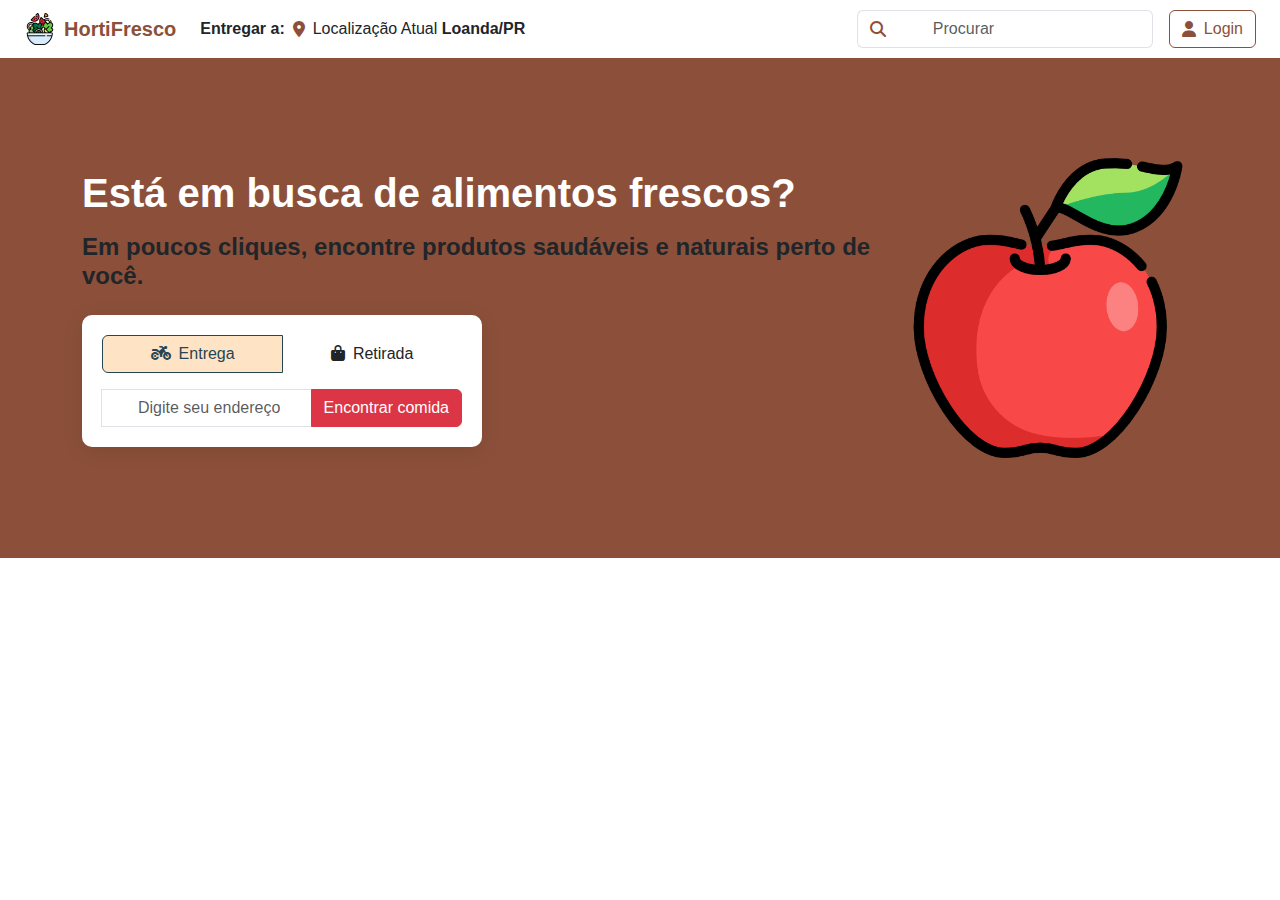
<file: index.html>
<!DOCTYPE html>
<html lang="pt-br">

<head>
  <meta charset="UTF-8">
  <meta name="viewport" content="width=device-width, initial-scale=1.0">
  <title>Foodwagon</title>
  <link href="https://cdn.jsdelivr.net/npm/bootstrap@5.3.0/dist/css/bootstrap.min.css" rel="stylesheet">
  <link rel="stylesheet" href="https://cdnjs.cloudflare.com/ajax/libs/font-awesome/6.4.0/css/all.min.css">
  <link rel="stylesheet" href="style.css">
  
</head>

<body>
  <nav class="navbar navbar-light bg-white px-4 py-2 justify-content-between">
  <div class="d-flex align-items-center">
    <a class="navbar-brand d-flex align-items-center me-4" href="#">
      <img src="img/salada.png" height="32" class="me-2" alt="Logo">
      <strong style="color: #8C503A;">HortiFresco</strong>
    </a>
    <div class="d-flex align-items-center">
      <strong class="me-2">Entregar a:</strong>
      <i class="fas fa-map-marker-alt me-2" style="color: #8C503A;"></i>

      <span>Localização Atual <strong>Loanda/PR</strong></span>
    </div>
  </div>

  <div class="d-flex align-items-center" >
    <div class="input-group me-3" >
      <span class="input-group-text bg-white border-end-0" >
        <i class="fas fa-search" style="color: #8C503A;"></i>

      </span>
      <input type="text" class="form-control border-start-0" placeholder="Procurar">
    </div>
    <button class="btn btn-outline-warning d-flex align-items-center" style="color: #8C503A; border: 1px solid #8C503A;">
      <i class="fas fa-user me-2" style="color: #8C503A;"></i>Login
    </button>
  </div>
</nav>


  <section class="hero text-center text-md-start" style="background-color: #8C503A;">
    <div class="container d-flex flex-column flex-md-row align-items-center justify-content-between">
      <div class="text">
        <h1 class="fw-bold mb-3">Está em busca de alimentos frescos?</h1>
        <h4 class="fw-semibold text-dark">Em poucos cliques, encontre produtos saudáveis e naturais perto de você.</h4>

        <div class="form-box mt-4">
          <div class="btn-group w-100 mb-3" role="group">
            <button type="button" class="btn tab-btn active"><i class="fas fa-motorcycle me-2"></i>Entrega</button>
            <button type="button" class="btn tab-btn"><i class="fas fa-bag-shopping me-2"></i>Retirada</button>
          </div>

          <div class="input-group">
            <span class="input-icon"><i class="fas fa-map-marker-alt"></i></span>
            <input type="text" class="form-control" placeholder="Digite seu endereço">
            <button class="btn btn-danger">Encontrar comida</button>
          </div>
        </div>
      </div>

      <div class="img mt-5 mt-md-0">
        <img src="img/maca.png" alt="Maça" style="max-width: 300px;">
      </div>
    </div>
  </section>

</body>

</html>
</file>
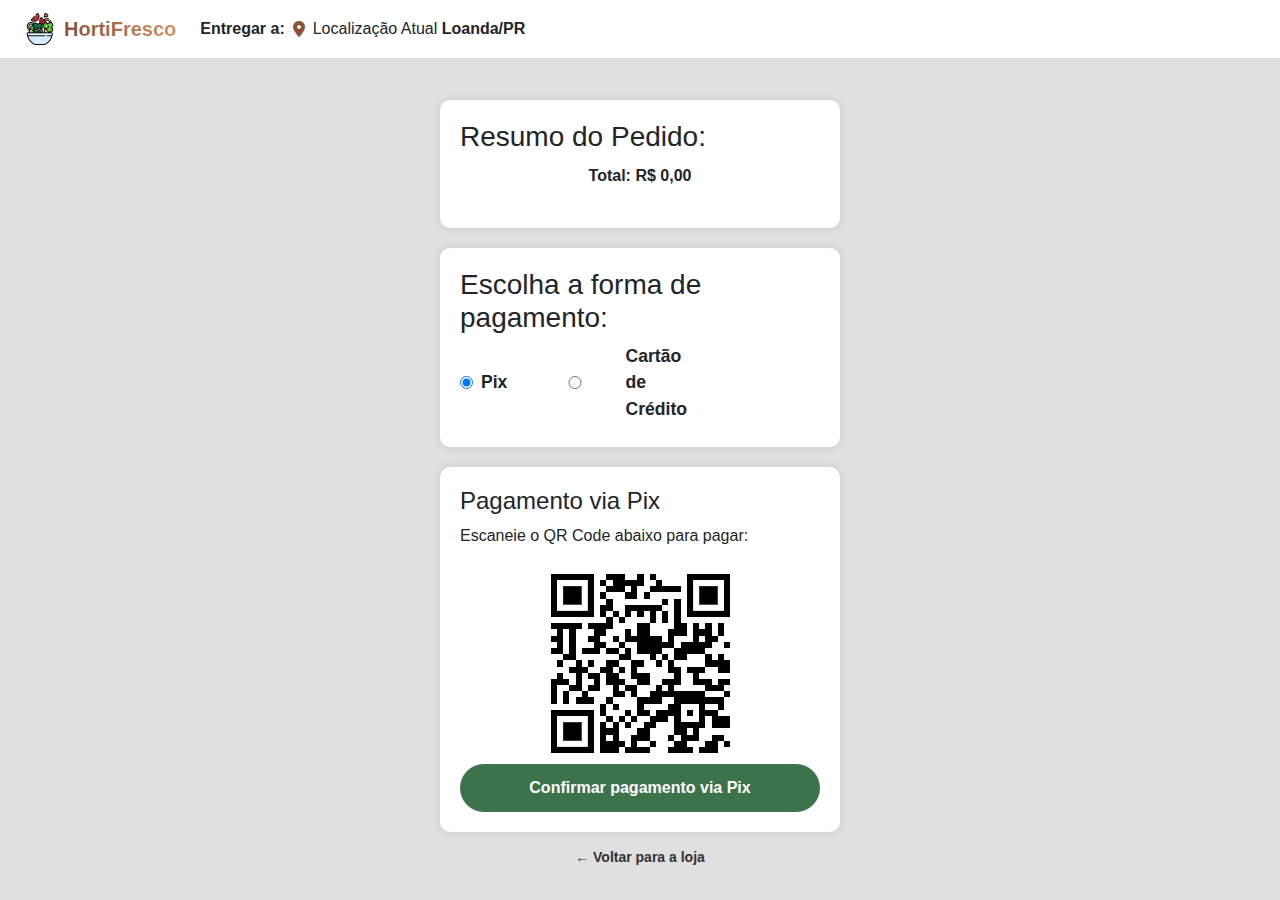
<file: pagamento.html>
<!DOCTYPE html>
<html lang="pt-br">

<head>
  <meta charset="UTF-8" />
  <title>Pagamento - Armazém da Sra. Lourdes</title>
  <link href="https://cdn.jsdelivr.net/npm/bootstrap@5.3.0/dist/css/bootstrap.min.css" rel="stylesheet">
  <link rel="stylesheet" href="https://cdnjs.cloudflare.com/ajax/libs/font-awesome/6.4.0/css/all.min.css">

  <link rel="stylesheet" href="pagamento.css" />
  <link rel="stylesheet" href="style.css">
  
</head>

<body>

  <nav class="navbar navbar-light bg-white px-4 py-2 justify-content-between fixed-top">
    <div class="d-flex align-items-center">
      <a class="navbar-brand d-flex align-items-center me-4" href="#">
        <img src="img/salada.png" height="32" class="me-2" alt="Logo">
        <strong class="degrade-text">HortiFresco</strong>
      </a>
      <div class="d-flex align-items-center">
        <strong class="me-2">Entregar a:</strong>
        <i class="fas fa-map-marker-alt me-2" style="color: #8C503A;"></i>
        <span>Localização Atual <strong>Loanda/PR</strong></span>
      </div>
    </div>

    
  </nav>

  <div id="cart-sidebar" class="cart-sidebar hidden shadow-lg">
    <div class="p-4 d-flex flex-column h-100 bg-white">
      <div class="d-flex justify-content-between align-items-center mb-3">
        <h4 class="m-0">🛒 Seu Carrinho</h4>
        <button onclick="fecharCarrinho()" class="btn btn-danger btn-sm">X</button>

      </div>

      <div id="cart-items" class="flex-grow-1 mb-3 overflow-auto" style="max-height: 300px;"></div>

      <div class="mb-3">
        <p class="mb-1"><strong>Total:</strong> R$<span id="cart-total">0.00</span></p>
      </div>

      <div class="d-flex justify-content-between gap-2">
        <button class="btn btn-success w-100" onclick="finalizarCompra()">
          Finalizar compra
        </button>
      </div>
    </div>
  </div>

  

  

  <div class="resumo pagamento-opcao">
    <h3>Resumo do Pedido:</h3>
    <ul id="resumoCarrinho" class="resumo-lista"></ul>
    <p class="total" id="valorTotal"></p>
  </div>

  <div class="pagamento-opcao">
    <h3>Escolha a forma de pagamento:</h3>
    <label><input type="radio" name="formaPagamento" value="pix" checked /> Pix</label>
    <label><input type="radio" name="formaPagamento" value="cartao" /> Cartão de Crédito</label>

  </div>

  <div id="containerPix" class="pagamento-opcao">
    <h4>Pagamento via Pix</h4>
    <p>Escaneie o QR Code abaixo para pagar:</p>
    <div id="qrPix">
      <!-- Coloque aqui o QR Code da sua chave Pix -->
      <img src="img/Captura de tela 2025-05-16 002332.png" alt="QR Code Pix" />
    </div>
    <button id="btnPix"
      style="background-color: #3D734A; color: white; border: none; padding: 12px; border-radius: 25px; width: 100%; font-weight: bold; cursor: pointer;">Confirmar
      pagamento via Pix</button>
  </div>

  <form id="formPagamento" class="pagamento-opcao hidden">
    <h4>Pagamento via Cartão</h4>
    <label>Nome no cartão:</label>
    <input type="text" required />

    <label>Número do cartão:</label>
    <input type="text" required maxlength="19" placeholder="1234 5678 9012 3456" />

    <label>Data de validade:</label>
    <input type="month" required />

    <label>CVV:</label>
    <input type="text" required maxlength="3" placeholder="123" />

    <button type="submit">Pagar</button>
  </form>

  <a href="index.html" class="voltar-btn">← Voltar para a loja</a>

  <script>
    // Pega carrinho do localStorage e mostra resumo
    const carrinho = JSON.parse(localStorage.getItem("carrinho")) || [];
    const lista = document.getElementById("resumoCarrinho");
    const totalElem = document.getElementById("valorTotal");

    let total = 0;

    carrinho.forEach(item => {
      const li = document.createElement("li");
      li.textContent = `${item.qtd}x ${item.nome} - R$${(item.qtd * item.preco).toFixed(2)}`;

      lista.appendChild(li);

      const precoNumerico = parseFloat(item.preco); // já vem como número do localStorage

      total += precoNumerico;
    });

    totalElem.textContent = `Total: R$ ${total.toFixed(2).replace(".", ",")}`;

    // Mostrar container certo conforme forma de pagamento selecionada
    const radios = document.querySelectorAll('input[name="formaPagamento"]');
    const containerPix = document.getElementById("containerPix");
    const formPagamento = document.getElementById("formPagamento");

    radios.forEach(radio => {
      radio.addEventListener("change", () => {
        if (radio.value === "pix" && radio.checked) {
          containerPix.classList.remove("hidden");
          formPagamento.classList.add("hidden");
        }
        if (radio.value === "cartao" && radio.checked) {
          containerPix.classList.add("hidden");
          formPagamento.classList.remove("hidden");
        }
      });
    });

    // Botão pagamento Pix
    document.getElementById("btnPix").addEventListener("click", () => {
      alert("Pagamento via Pix confirmado! Obrigado pela compra 😊");
      localStorage.removeItem("carrinho");
      window.location.href = "index.html";
    });

    // Formulário pagamento cartão
    formPagamento.addEventListener("submit", function (e) {
      e.preventDefault();
      alert("Pagamento via cartão realizado com sucesso! Obrigado pela compra 😊");
      localStorage.removeItem("carrinho");
      window.location.href = "index.html";
    });


  </script>
</body>

</html>
</file>
<file: style.css>
body {
    margin: 0;
    font-family: "Segoe UI", sans-serif;
}

.degrade-text {
  background: linear-gradient(90deg, #8C503A, #D98E5D); /* substitua pelas cores desejadas */
  -webkit-background-clip: text;
  -webkit-text-fill-color: transparent;
  display: inline-block;
}

.hero {
    background-color: #8b4c35;
    color: #fff;
    padding: 100px 20px;
    
}

.hero-content {
    display: flex;
    align-items: center;
    justify-content: space-between;
    max-width: 1200px;
    margin: 0 auto;
    gap: 40px;
    flex-wrap: wrap;
}

.hero-texto {
    flex: 1;
    min-width: 280px;
}

.hero-texto h1 {
    font-size: 36px;
    font-weight: bold;
    margin-bottom: 10px;
    color: white;
}

.hero-texto p {
    font-size: 18px;
    color: #e0e0e0;
    margin-bottom: 20px;
}

.hero-formulario {
    background: white;
    padding: 20px;
    border-radius: 10px;
    color: #333;
    box-shadow: 0 2px 6px rgba(0, 0, 0, 0.2);
}

.hero-imagem {
    flex: 1;
    text-align: center;
}

.hero-imagem img {
    max-width: 300px;
    height: auto;
    transition: transform 0.3s ease-in-out;
}

.hero-imagem img:hover {
  transform: rotate(-10deg) scale(1.05);
}

.tab-btn.active {
    background-color: #FFE3C5;
    color: #264653;
}

.input-icon {
    position: absolute;
    left: 12px;
    top: 50%;
    transform: translateY(-50%);
    color: #264653;
}

.input-group input {
    padding-left: 36px;
}

.form-box {
    background: white;
    border-radius: 10px;
    padding: 20px;
    box-shadow: 0 4px 20px rgba(0, 0, 0, 0.1);
    max-width: 400px;
    margin-top: 30px;
}

.produtos {
    display: flex;
    justify-content: center;
    flex-wrap: wrap;
    gap: 20px;
    padding: 40px;
    background-color: #fff;
}

.produto-card {
    width: 200px;
    background: white;
    border-radius: 12px;
    box-shadow: 0 4px 10px rgba(0, 0, 0, 0.1);
    padding: 0;
    margin: 20px;
    text-align: center;
    font-family: sans-serif;
}

.produto-img-container {
    position: relative;
}

.produto-card img {
    width: 100%;
    border-top-left-radius: 12px;
    border-top-right-radius: 12px;
}

.desconto {
    position: absolute;
    bottom: 10px;
    left: 10px;
    background-color: #FFC107;
    color: white;
    font-weight: bold;
    padding: 6px 12px;
    border-radius: 8px;
    font-size: 16px;
}

.desconto span {
    font-size: 12px;
    margin-left: 4px;
}

.produto-card h4 {
    font-size: 16px;
    font-weight: bold;
    margin: 10px 0 0 0;
    color: #333;
}

.tempo {
    margin-top: 8px;
    font-size: 14px;
    color: #E53935;
    background-color: #FFE5D0;
    padding: 5px 10px;
    border-radius: 8px;
    display: inline-block;
    margin-bottom: 10px;
}

.como-funciona {
  background: linear-gradient(to bottom, #D9CCC1, #ffffff);
  padding: 60px 20px;
  text-align: center;
}

.como-funciona h2 {
  color: #8C503A;
  font-size: 2em;
  margin-bottom: 40px;
}

.passos {
  display: flex;
  justify-content: center;
  flex-wrap: wrap;
  gap: 40px;
}

.passo {
  flex: 1 1 200px;
  max-width: 220px;
  padding: 10px;
}

.passo img {
  width: 200px;
  height: auto;
  margin-bottom: 15px;
}

.passo h3 {
  font-size: 1.1em;
  font-weight: bold;
  margin-bottom: 8px;
}

.passo p {
  font-size: 0.95em;
  color: #333;
}

.popular-items {
  padding: 80px 20px;
  text-align: center;
}

.popular-items h2 {
  font-size: 2rem;
  font-weight: bold;
  margin-bottom: 40px;
}

.carousel-wrapper {
  position: relative;
  max-width: 1200px;
  margin: 0 auto;
  overflow: visible;
}

.carousel {
  display: flex;
  gap: 30px;
  overflow-x: auto;
  scroll-behavior: smooth;
  padding: 10px 0;
}

.carousel::-webkit-scrollbar {
  display: none;
}

.item {
  background: white;
  border-radius: 16px;
  box-shadow: 0 6px 12px rgba(0, 0, 0, 0.05);
  padding: 20px;
  min-width: 220px;
  flex-shrink: 0;
  transition: transform 0.2s;
}

.item img {
  width: 200px;
  height: 150px;
  border-radius: 12px;
}

.item h3 {
  font-size: 1.1rem;
  margin: 12px 0 4px;
}



.price {
  font-weight: bold;
  margin: 4px 0;
}

.item button {
  background-color: #109648;
  color: white;
  border: none;
  padding: 10px 0;
  width: 100%;
  border-radius: 8px;
  cursor: pointer;
  font-weight: bold;
}

.item button:hover {
  background-color: #264653;
}

.carousel-btn {
  position: absolute;
  top: 50%;
  transform: translateY(-50%);
  background: #109648;
  border: none;
  border-radius: 50%;
  color: white;
  width: 40px;
  height: 40px;
  font-size: 24px;
  cursor: pointer;
  z-index: 10;
  transition: background 0.3s;
}

.carousel-btn:hover {
  background: #264653;
}

.carousel-btn.left {
  left: -20px;
}

.carousel-btn.right {
  right: -20px;
}

.ver-mais-wrapper {
  display: flex;
  justify-content: center;
  margin-top: 30px;
}

.btn-ver-mais {
  background-color: #109648;
  color: white;
  font-weight: bold;
  font-size: 16px;
  border: none;
  border-radius: 8px;
  padding: 12px 24px;
  display: flex;
  align-items: center;
  transition: background-color 0.3s ease;
  cursor: pointer;
}

.btn-ver-mais i {
  font-size: 18px;
}

.btn-ver-mais:hover {
  background-color: #264653;
}

.footer {
  background: linear-gradient(to top, #e2d6cc, #ffffff);
  padding: 50px 30px;
  font-family: 'Segoe UI', sans-serif;
  color: #444;
  border-top: 2px solid #8C503A;
}

.footer-container {
  display: flex;
  flex-wrap: wrap;
  justify-content: space-between;
  max-width: 1200px;
  margin: auto;
  gap: 40px;
}

.footer-col {
  flex: 1 1 220px;
  min-width: 200px;
}

.footer h2, .footer h3 {
  color: #8C503A;
  margin-bottom: 10px;
}

.footer ul {
  list-style: none;
  padding: 0;
}

.footer a {
  text-decoration: none;
  color: #444;
  transition: 0.3s ease;
}

.footer a:hover {
  color: #8C503A;
}

.social-icons {
  display: flex;
  gap: 15px;
  margin: 10px 0;
}

.social-icons img {
  width: 24px;
  height: 24px;
  filter: grayscale(100%);
  transition: filter 0.3s;
}

.social-icons img:hover {
  filter: none;
}

.footer .copyright {
  margin-top: 20px;
  font-size: 0.9rem;
  color: #777;
}


.cart-sidebar {
  width: 320px;
  position: fixed;
  top: 0;
  right: -300px;
  height: 100%;
  background-color: #fff;
  box-shadow: -4px 0 15px rgba(0, 0, 0, 0.1);
  border-top-left-radius: 16px;
  border-bottom-left-radius: 16px;
  z-index: 1050;
  transition: transform 0.3s ease-in-out;
  overflow-y: auto;
}

.cart-sidebar h3 {
    margin-top: 0;
}
.cart-sidebar ul {
    list-style: none;
    padding-left: 0;
}
.cart-sidebar ul li {
    margin-bottom: 10px;
}

.cart-sidebar.show {
    transform: translateX(0);
}

.cart-items {
    overflow-y: auto;
    max-height: 50vh;
}

.btn-close {
    background-color: #f8f9fa;
    border: none;
}

#cart-items {
  max-height: 300px;
  overflow-y: auto;
  scrollbar-width: thin;
  scrollbar-color: #ccc transparent;
}

#cart-items::-webkit-scrollbar {
  width: 6px;
}
#cart-items::-webkit-scrollbar-thumb {
  background-color: #ccc;
  border-radius: 8px;
}

.quantity-controls {
    border: 1px solid #ccc;
    border-radius: 8px;
    padding: 2px 8px;
    background: #f8f8f8;
}

.quantity-controls span {
    min-width: 24px;
    text-align: center;
}
</file>
<file: pagamento.css>
body {
  font-family: 'Segoe UI', sans-serif;
  background-color: #e0e0e0;
  margin: 0;
  padding-top: 80px;

}



header h1 {
  font-size: 1.8rem;
  font-weight: 700;
  color: #333;
}

h1 {
  color: #333;
  text-align: center;
}

form {
  background-color: #fff;
  max-width: 400px;
  margin: 30px auto;
  padding: 30px;
  border-radius: 10px;
  box-shadow: 0 0 10px rgba(0, 0, 0, 0.1);
}

label {
  display: block;
  margin-bottom: 5px;
  font-weight: 600;
}

input {
  width: 100%;
  padding: 8px;
  border: 1px solid #ccc;
  border-radius: 5px;
  box-sizing: border-box;
}

button[type="submit"] {
  background: linear-gradient(45deg, #00b09b, #96c93d);
  color: white;
  padding: 12px;
  font-weight: bold;
  border: none;
  border-radius: 25px;
  width: 100%;
  cursor: pointer;
  transition: all 0.3s ease;
}

button[type="submit"]:hover {
  background: linear-gradient(45deg, #96c93d, #00b09b);
  transform: scale(1.05);
}

.voltar-btn {
  display: block;
  margin: 0 auto;
  margin-top: 15px;
  text-align: center;
  text-decoration: none;
  color: #333;
  font-size: 14px;
  font-weight: bold;
}

.resumo-lista {
  padding-left: 20px;
  margin-bottom: 10px;
  color: #444;
  font-size: 15px;
}

.total {
  font-weight: bold;
  font-size: 16px;
  text-align: center;
  margin-bottom: 20px;
}

label {
  display: inline-flex;
  align-items: center;
  margin-right: 20px; 
  cursor: pointer;
  font-weight: bold;
  font-size: 1.1em;
}

label input[type="radio"] {
  margin-right: 8px;
}

.pagamento-opcao {
      margin-top: 20px;
      padding: 20px;
      background: #fff;
      border-radius: 10px;
      box-shadow: 0 0 10px rgba(0, 0, 0, 0.1);
      max-width: 400px;
      margin-left: auto;
      margin-right: auto;
    }

    #qrPix {
      text-align: center;
    }

    #qrPix img {
      max-width: 200px;
      margin: 10px auto;
    }

    .hidden {
      display: none;
    }
</file>
